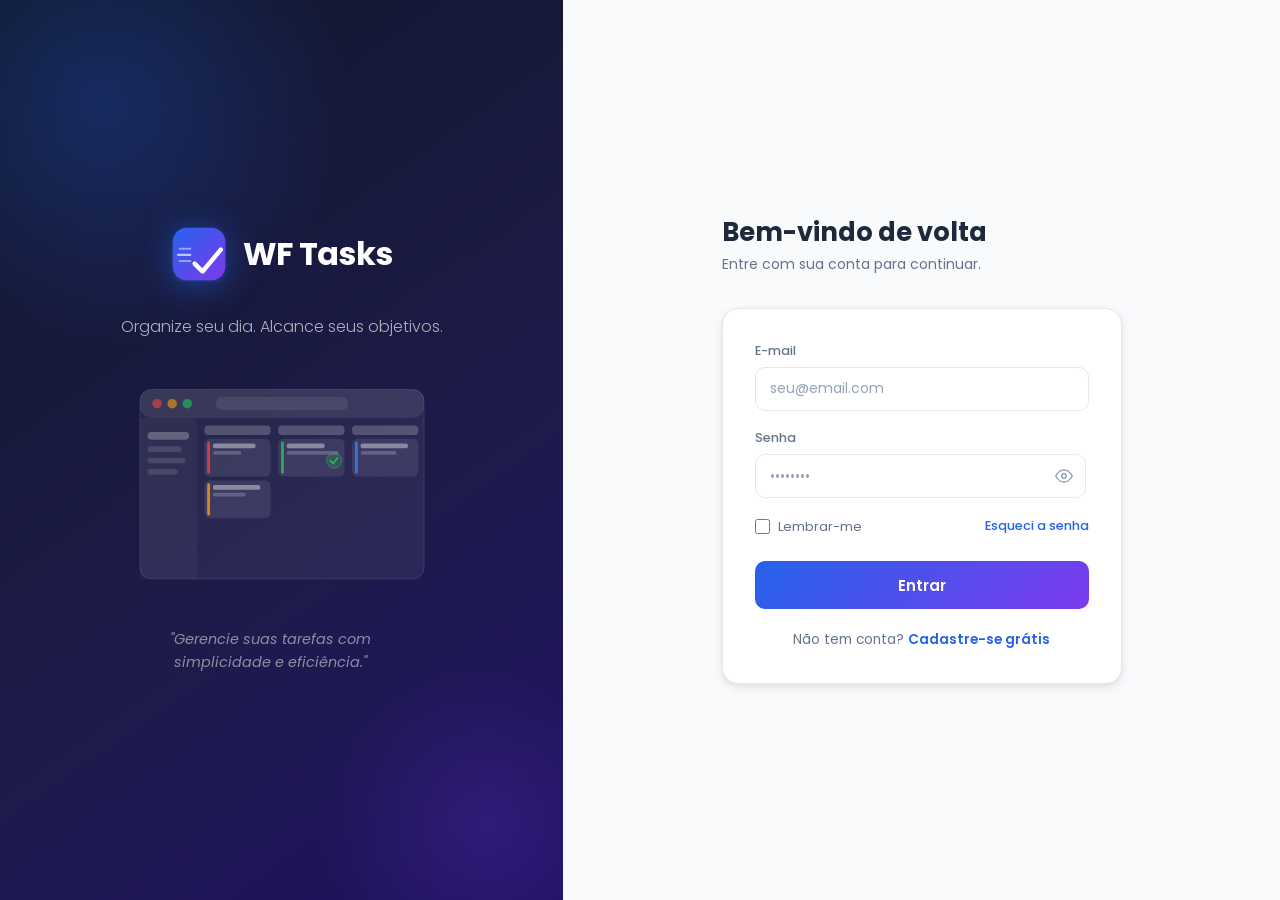
<file: index.html>
<!DOCTYPE html>
<html lang="pt-BR" data-theme="light">
<head>
  <meta charset="UTF-8">
  <meta name="viewport" content="width=device-width, initial-scale=1.0">
  <title>WF Tasks — Dashboard</title>
  <link rel="icon" type="image/svg+xml" href="assets/logo.svg">
  <link rel="preconnect" href="https://fonts.googleapis.com">
  <link rel="preconnect" href="https://fonts.gstatic.com" crossorigin>
  <link href="https://fonts.googleapis.com/css2?family=Poppins:wght@300;400;500;600;700&display=swap" rel="stylesheet">
  <link rel="stylesheet" href="css/style.css">
  <link rel="stylesheet" href="css/dashboard.css">

  <!-- gradiente do donut (relatórios) -->
  <svg width="0" height="0" style="position:absolute">
    <defs>
      <linearGradient id="donutGrad" x1="0" y1="0" x2="1" y2="1">
        <stop offset="0%"   stop-color="#2563EB"/>
        <stop offset="100%" stop-color="#7C3AED"/>
      </linearGradient>
    </defs>
  </svg>
</head>
<body>
<div class="app">

  <!-- ════════════════════════════════════════════════
       SIDEBAR
  ════════════════════════════════════════════════ -->
  <aside class="sidebar" id="sidebar">
    <div class="sidebar-brand">
      <img src="assets/logo.svg" alt="WF Tasks">
      <span class="sidebar-brand-name nav-label">WF Tasks</span>
    </div>

    <button class="sidebar-collapse-btn" id="sidebarCollapseBtn" title="Recolher menu">
      <svg width="14" height="14" viewBox="0 0 24 24" fill="none" stroke="currentColor" stroke-width="2.5" stroke-linecap="round" stroke-linejoin="round">
        <polyline points="15 18 9 12 15 6"/>
      </svg>
    </button>

    <nav class="sidebar-nav">
      <button class="nav-item active" data-section="dashboard" title="Dashboard">
        <svg width="18" height="18" viewBox="0 0 24 24" fill="none" stroke="currentColor" stroke-width="2" stroke-linecap="round">
          <rect x="3" y="3" width="7" height="7"/><rect x="14" y="3" width="7" height="7"/>
          <rect x="14" y="14" width="7" height="7"/><rect x="3" y="14" width="7" height="7"/>
        </svg>
        <span class="nav-label">Dashboard</span>
      </button>

      <button class="nav-item" data-section="tasks" title="Tarefas">
        <svg width="18" height="18" viewBox="0 0 24 24" fill="none" stroke="currentColor" stroke-width="2" stroke-linecap="round">
          <path d="M9 11l3 3L22 4"/><path d="M21 12v7a2 2 0 0 1-2 2H5a2 2 0 0 1-2-2V5a2 2 0 0 1 2-2h11"/>
        </svg>
        <span class="nav-label">Tarefas</span>
      </button>

      <button class="nav-item" data-section="calendar" title="Calendário">
        <svg width="18" height="18" viewBox="0 0 24 24" fill="none" stroke="currentColor" stroke-width="2" stroke-linecap="round">
          <rect x="3" y="4" width="18" height="18" rx="2"/><line x1="16" y1="2" x2="16" y2="6"/>
          <line x1="8" y1="2" x2="8" y2="6"/><line x1="3" y1="10" x2="21" y2="10"/>
        </svg>
        <span class="nav-label">Calendário</span>
      </button>

      <button class="nav-item" data-section="priorities" title="Prioridades">
        <svg width="18" height="18" viewBox="0 0 24 24" fill="none" stroke="currentColor" stroke-width="2" stroke-linecap="round">
          <path d="M4 15s1-1 4-1 5 2 8 2 4-1 4-1V3s-1 1-4 1-5-2-8-2-4 1-4 1z"/>
          <line x1="4" y1="22" x2="4" y2="15"/>
        </svg>
        <span class="nav-label">Prioridades</span>
      </button>

      <hr class="sidebar-divider">

      <button class="nav-item" data-section="reports" title="Relatórios">
        <svg width="18" height="18" viewBox="0 0 24 24" fill="none" stroke="currentColor" stroke-width="2" stroke-linecap="round">
          <line x1="18" y1="20" x2="18" y2="10"/><line x1="12" y1="20" x2="12" y2="4"/>
          <line x1="6" y1="20" x2="6" y2="14"/>
        </svg>
        <span class="nav-label">Relatórios</span>
      </button>

      <button class="nav-item" data-section="settings" title="Configurações">
        <svg width="18" height="18" viewBox="0 0 24 24" fill="none" stroke="currentColor" stroke-width="2" stroke-linecap="round">
          <circle cx="12" cy="12" r="3"/>
          <path d="M19.4 15a1.65 1.65 0 0 0 .33 1.82l.06.06a2 2 0 0 1-2.83 2.83l-.06-.06a1.65 1.65 0 0 0-1.82-.33 1.65 1.65 0 0 0-1 1.51V21a2 2 0 0 1-4 0v-.09A1.65 1.65 0 0 0 9 19.4a1.65 1.65 0 0 0-1.82.33l-.06.06a2 2 0 0 1-2.83-2.83l.06-.06A1.65 1.65 0 0 0 4.68 15a1.65 1.65 0 0 0-1.51-1H3a2 2 0 0 1 0-4h.09A1.65 1.65 0 0 0 4.6 9a1.65 1.65 0 0 0-.33-1.82l-.06-.06a2 2 0 0 1 2.83-2.83l.06.06A1.65 1.65 0 0 0 9 4.68a1.65 1.65 0 0 0 1-1.51V3a2 2 0 0 1 4 0v.09a1.65 1.65 0 0 0 1 1.51 1.65 1.65 0 0 0 1.82-.33l.06-.06a2 2 0 0 1 2.83 2.83l-.06.06A1.65 1.65 0 0 0 19.4 9a1.65 1.65 0 0 0 1.51 1H21a2 2 0 0 1 0 4h-.09a1.65 1.65 0 0 0-1.51 1z"/>
        </svg>
        <span class="nav-label">Configurações</span>
      </button>
    </nav>

    <div class="sidebar-footer">
      <button class="btn-logout" onclick="WFAuth.logout()" title="Sair">
        <svg width="17" height="17" viewBox="0 0 24 24" fill="none" stroke="currentColor" stroke-width="2" stroke-linecap="round">
          <path d="M9 21H5a2 2 0 0 1-2-2V5a2 2 0 0 1 2-2h4"/>
          <polyline points="16 17 21 12 16 7"/><line x1="21" y1="12" x2="9" y2="12"/>
        </svg>
        <span class="nav-label">Sair</span>
      </button>
    </div>
  </aside>

  <!-- overlay mobile -->
  <div class="sidebar-overlay" id="sidebarOverlay"></div>

  <!-- ════════════════════════════════════════════════
       ÁREA PRINCIPAL
  ════════════════════════════════════════════════ -->
  <div class="main-area">

    <!-- ── Header ─────────────────────────────────── -->
    <header class="app-header">
      <button class="header-menu-btn" id="menuToggle" aria-label="Menu">
        <svg width="22" height="22" viewBox="0 0 24 24" fill="none" stroke="currentColor" stroke-width="2" stroke-linecap="round">
          <line x1="3" y1="12" x2="21" y2="12"/><line x1="3" y1="6" x2="21" y2="6"/><line x1="3" y1="18" x2="21" y2="18"/>
        </svg>
      </button>

      <span class="header-page-title" id="pageTitle">Dashboard</span>

      <div class="header-search">
        <svg width="16" height="16" viewBox="0 0 24 24" fill="none" stroke="currentColor" stroke-width="2" stroke-linecap="round">
          <circle cx="11" cy="11" r="8"/><line x1="21" y1="21" x2="16.65" y2="16.65"/>
        </svg>
        <input type="text" id="searchInput" placeholder="Pesquisar tarefas…">
      </div>

      <div class="header-actions">
        <!-- tema -->
        <button class="header-icon-btn" id="themeToggle" title="Alternar tema" style="width:38px;height:38px;">
          <!-- preenchido pelo JS -->
        </button>

        <!-- notificações -->
        <div class="header-dropdown-wrap">
          <button class="header-icon-btn" id="notifBtn" title="Notificações">
            <svg width="18" height="18" viewBox="0 0 24 24" fill="none" stroke="currentColor" stroke-width="2" stroke-linecap="round">
              <path d="M18 8A6 6 0 0 0 6 8c0 7-3 9-3 9h18s-3-2-3-9"/>
              <path d="M13.73 21a2 2 0 0 1-3.46 0"/>
            </svg>
            <span class="notif-dot"></span>
          </button>
          <div class="dropdown-menu" id="notifDropdown" style="min-width:280px;">
            <div class="dd-header">
              <span class="dd-name">Notificações</span>
            </div>
            <div class="notif-list">
              <div class="notif-item">
                <div class="notif-icon">
                  <svg width="14" height="14" viewBox="0 0 24 24" fill="none" stroke="currentColor" stroke-width="2"><polyline points="20 6 9 17 4 12"/></svg>
                </div>
                <div>
                  <p class="notif-text">Bem-vindo ao WF Tasks!</p>
                  <p class="notif-time">Comece criando sua primeira tarefa.</p>
                </div>
              </div>
              <div class="notif-item">
                <div class="notif-icon" style="background:var(--warning-bg);color:var(--warning)">
                  <svg width="14" height="14" viewBox="0 0 24 24" fill="none" stroke="currentColor" stroke-width="2"><circle cx="12" cy="12" r="10"/><line x1="12" y1="8" x2="12" y2="12"/><line x1="12" y1="16" x2="12.01" y2="16"/></svg>
                </div>
                <div>
                  <p class="notif-text">Dica: arraste tarefas entre dias!</p>
                  <p class="notif-time">Use drag & drop no quadro semanal.</p>
                </div>
              </div>
            </div>
          </div>
        </div>

        <!-- usuário -->
        <div class="header-dropdown-wrap">
          <button class="user-btn" id="userAvatarBtn">
            <span id="userAvatar">??</span>
          </button>
          <div class="dropdown-menu" id="userDropdown">
            <div class="dd-header">
              <p class="dd-name" id="headerUserName">Usuário</p>
            </div>
            <button class="dd-item" onclick="WFDashboard.navigate('settings'); document.getElementById('userDropdown').classList.remove('show')">
              <svg width="15" height="15" viewBox="0 0 24 24" fill="none" stroke="currentColor" stroke-width="2"><circle cx="12" cy="12" r="3"/><path d="M19.4 15a1.65 1.65 0 0 0 .33 1.82l.06.06a2 2 0 0 1-2.83 2.83l-.06-.06a1.65 1.65 0 0 0-1.82-.33 1.65 1.65 0 0 0-1 1.51V21a2 2 0 0 1-4 0v-.09A1.65 1.65 0 0 0 9 19.4a1.65 1.65 0 0 0-1.82.33l-.06.06a2 2 0 0 1-2.83-2.83l.06-.06A1.65 1.65 0 0 0 4.68 15a1.65 1.65 0 0 0-1.51-1H3a2 2 0 0 1 0-4h.09A1.65 1.65 0 0 0 4.6 9a1.65 1.65 0 0 0-.33-1.82l-.06-.06a2 2 0 0 1 2.83-2.83l.06.06A1.65 1.65 0 0 0 9 4.68a1.65 1.65 0 0 0 1-1.51V3a2 2 0 0 1 4 0v.09a1.65 1.65 0 0 0 1 1.51 1.65 1.65 0 0 0 1.82-.33l.06-.06a2 2 0 0 1 2.83 2.83l-.06.06A1.65 1.65 0 0 0 19.4 9a1.65 1.65 0 0 0 1.51 1H21a2 2 0 0 1 0 4h-.09a1.65 1.65 0 0 0-1.51 1z"/></svg>
              Configurações
            </button>
            <button class="dd-item danger" onclick="WFAuth.logout()">
              <svg width="15" height="15" viewBox="0 0 24 24" fill="none" stroke="currentColor" stroke-width="2"><path d="M9 21H5a2 2 0 0 1-2-2V5a2 2 0 0 1 2-2h4"/><polyline points="16 17 21 12 16 7"/><line x1="21" y1="12" x2="9" y2="12"/></svg>
              Sair
            </button>
          </div>
        </div>
      </div>
    </header>

    <!-- ── Conteúdo ────────────────────────────────── -->
    <main class="main-content">

      <!-- ═══ SEÇÃO: DASHBOARD ═══════════════════════════ -->
      <section class="app-section active" data-section="dashboard">

        <div class="section-header">
          <div>
            <h2 class="section-title">Dashboard</h2>
            <p class="section-sub">Visão geral da sua semana</p>
          </div>
          <button class="btn btn-primary" onclick="WFDashboard.openCreateModal()">
            <svg width="15" height="15" viewBox="0 0 24 24" fill="none" stroke="currentColor" stroke-width="2.5" stroke-linecap="round"><line x1="12" y1="5" x2="12" y2="19"/><line x1="5" y1="12" x2="19" y2="12"/></svg>
            Nova Tarefa
          </button>
        </div>

        <!-- Summary cards -->
        <div class="summary-cards">
          <div class="sum-card">
            <div class="sum-card-icon ic-total">
              <svg width="22" height="22" viewBox="0 0 24 24" fill="none" stroke="currentColor" stroke-width="2" stroke-linecap="round">
                <path d="M9 11l3 3L22 4"/><path d="M21 12v7a2 2 0 0 1-2 2H5a2 2 0 0 1-2-2V5a2 2 0 0 1 2-2h11"/>
              </svg>
            </div>
            <div class="sum-card-info">
              <div class="sum-card-value" id="cardTotal">0</div>
              <div class="sum-card-label">Total de tarefas</div>
            </div>
          </div>
          <div class="sum-card">
            <div class="sum-card-icon ic-done">
              <svg width="22" height="22" viewBox="0 0 24 24" fill="none" stroke="currentColor" stroke-width="2" stroke-linecap="round">
                <polyline points="20 6 9 17 4 12"/>
              </svg>
            </div>
            <div class="sum-card-info">
              <div class="sum-card-value" id="cardConcluidas">0</div>
              <div class="sum-card-label">Concluídas</div>
            </div>
          </div>
          <div class="sum-card">
            <div class="sum-card-icon ic-progress">
              <svg width="22" height="22" viewBox="0 0 24 24" fill="none" stroke="currentColor" stroke-width="2" stroke-linecap="round">
                <circle cx="12" cy="12" r="10"/><polyline points="12 6 12 12 16 14"/>
              </svg>
            </div>
            <div class="sum-card-info">
              <div class="sum-card-value" id="cardAndamento">0</div>
              <div class="sum-card-label">Em andamento</div>
            </div>
          </div>
          <div class="sum-card">
            <div class="sum-card-icon ic-pending">
              <svg width="22" height="22" viewBox="0 0 24 24" fill="none" stroke="currentColor" stroke-width="2" stroke-linecap="round">
                <circle cx="12" cy="12" r="10"/>
                <line x1="12" y1="8" x2="12" y2="12"/>
                <line x1="12" y1="16" x2="12.01" y2="16"/>
              </svg>
            </div>
            <div class="sum-card-info">
              <div class="sum-card-value" id="cardPendentes">0</div>
              <div class="sum-card-label">Pendentes</div>
            </div>
          </div>
        </div>

        <!-- Quadro semanal -->
        <div class="weekly-header">
          <h3 class="weekly-title">Quadro Semanal</h3>
          <span style="font-size:.8rem;color:var(--text-faint)">Arraste e solte para mover tarefas entre dias</span>
        </div>
        <div class="weekly-board" id="weeklyBoard">
          <!-- gerado pelo JS -->
        </div>

        <!-- Próximas tarefas -->
        <div class="weekly-header" style="margin-top:1.75rem;">
          <h3 class="weekly-title">Próximas Tarefas</h3>
          <span style="font-size:.8rem;color:var(--text-faint)">Agendadas a partir da próxima semana</span>
        </div>
        <div id="upcomingWrap">
          <!-- gerado pelo JS -->
        </div>

      </section>

      <!-- ═══ SEÇÃO: TAREFAS ══════════════════════════════ -->
      <section class="app-section" data-section="tasks">

        <div class="section-header">
          <div>
            <h2 class="section-title">Tarefas</h2>
            <p class="section-sub">Lista completa com filtros</p>
          </div>
          <button class="btn btn-primary" onclick="WFDashboard.openCreateModal()">
            <svg width="15" height="15" viewBox="0 0 24 24" fill="none" stroke="currentColor" stroke-width="2.5" stroke-linecap="round"><line x1="12" y1="5" x2="12" y2="19"/><line x1="5" y1="12" x2="19" y2="12"/></svg>
            Nova Tarefa
          </button>
        </div>

        <!-- Filtros -->
        <div class="tasks-toolbar">
          <div class="filter-group">
            <span class="filter-group-label">Prioridade:</span>
            <button class="filter-chip" data-ftype="priority" data-fval="alta"
              onclick="WFDashboard.setFilter('priority','alta')">Alta</button>
            <button class="filter-chip" data-ftype="priority" data-fval="media"
              onclick="WFDashboard.setFilter('priority','media')">Média</button>
            <button class="filter-chip" data-ftype="priority" data-fval="baixa"
              onclick="WFDashboard.setFilter('priority','baixa')">Baixa</button>
          </div>
          <div class="filter-group">
            <span class="filter-group-label">Status:</span>
            <button class="filter-chip" data-ftype="status" data-fval="pendente"
              onclick="WFDashboard.setFilter('status','pendente')">Pendente</button>
            <button class="filter-chip" data-ftype="status" data-fval="andamento"
              onclick="WFDashboard.setFilter('status','andamento')">Em andamento</button>
            <button class="filter-chip" data-ftype="status" data-fval="concluida"
              onclick="WFDashboard.setFilter('status','concluida')">Concluída</button>
          </div>
          <div class="filter-group">
            <span class="filter-group-label">Dia:</span>
            <button class="filter-chip" data-ftype="day" data-fval="segunda"
              onclick="WFDashboard.setFilter('day','segunda')">Seg</button>
            <button class="filter-chip" data-ftype="day" data-fval="terca"
              onclick="WFDashboard.setFilter('day','terca')">Ter</button>
            <button class="filter-chip" data-ftype="day" data-fval="quarta"
              onclick="WFDashboard.setFilter('day','quarta')">Qua</button>
            <button class="filter-chip" data-ftype="day" data-fval="quinta"
              onclick="WFDashboard.setFilter('day','quinta')">Qui</button>
            <button class="filter-chip" data-ftype="day" data-fval="sexta"
              onclick="WFDashboard.setFilter('day','sexta')">Sex</button>
            <button class="filter-chip" data-ftype="day" data-fval="sabado"
              onclick="WFDashboard.setFilter('day','sabado')">Sáb</button>
            <button class="filter-chip" data-ftype="day" data-fval="domingo"
              onclick="WFDashboard.setFilter('day','domingo')">Dom</button>
          </div>
        </div>

        <div id="taskListWrap">
          <!-- gerado pelo JS -->
        </div>

      </section>

      <!-- ═══ SEÇÃO: CALENDÁRIO ═══════════════════════════ -->
      <section class="app-section" data-section="calendar">
        <div class="section-header">
          <div>
            <h2 class="section-title">Calendário</h2>
            <p class="section-sub">Visualize suas tarefas no calendário mensal</p>
          </div>
        </div>
        <div id="calendarWrap">
          <!-- gerado pelo JS -->
        </div>
      </section>

      <!-- ═══ SEÇÃO: PRIORIDADES ══════════════════════════ -->
      <section class="app-section" data-section="priorities">
        <div class="section-header">
          <div>
            <h2 class="section-title">Prioridades</h2>
            <p class="section-sub">Tarefas agrupadas por nível de prioridade</p>
          </div>
          <button class="btn btn-primary" onclick="WFDashboard.openCreateModal()">
            <svg width="15" height="15" viewBox="0 0 24 24" fill="none" stroke="currentColor" stroke-width="2.5" stroke-linecap="round"><line x1="12" y1="5" x2="12" y2="19"/><line x1="5" y1="12" x2="19" y2="12"/></svg>
            Nova Tarefa
          </button>
        </div>
        <div id="prioritiesWrap">
          <!-- gerado pelo JS -->
        </div>
      </section>

      <!-- ═══ SEÇÃO: RELATÓRIOS ═══════════════════════════ -->
      <section class="app-section" data-section="reports">
        <div class="section-header">
          <div>
            <h2 class="section-title">Relatórios</h2>
            <p class="section-sub">Estatísticas e produtividade da semana</p>
          </div>
          <button class="btn btn-primary btn-export-pdf" onclick="WFDashboard.exportReportPDF()">
            <svg width="15" height="15" viewBox="0 0 24 24" fill="none" stroke="currentColor" stroke-width="2" stroke-linecap="round"><path d="M21 15v4a2 2 0 0 1-2 2H5a2 2 0 0 1-2-2v-4"/><polyline points="7 10 12 15 17 10"/><line x1="12" y1="15" x2="12" y2="3"/></svg>
            Exportar PDF
          </button>
        </div>
        <div id="reportsWrap">
          <!-- gerado pelo JS -->
        </div>
      </section>

      <!-- ═══ SEÇÃO: CONFIGURAÇÕES ════════════════════════ -->
      <section class="app-section" data-section="settings">
        <div class="section-header">
          <div>
            <h2 class="section-title">Configurações</h2>
            <p class="section-sub">Personalize sua experiência</p>
          </div>
        </div>

        <div class="settings-grid">

          <!-- Perfil -->
          <div class="set-card">
            <h3>
              <svg width="16" height="16" viewBox="0 0 24 24" fill="none" stroke="currentColor" stroke-width="2" style="display:inline;vertical-align:-2px;margin-right:.4rem"><path d="M20 21v-2a4 4 0 0 0-4-4H8a4 4 0 0 0-4 4v2"/><circle cx="12" cy="7" r="4"/></svg>
              Perfil
            </h3>
            <div class="set-avatar-row">
              <div class="set-avatar" id="settingsAvatar">??</div>
              <div>
                <p style="font-size:.82rem;color:var(--text-muted);">Foto de perfil</p>
                <p style="font-size:.75rem;color:var(--text-faint);margin-bottom:.5rem;">JPG ou PNG, a imagem será recortada em formato circular.</p>
                <input type="file" id="setAvatarInput" accept="image/*" style="display:none"
                  onchange="WFDashboard.onAvatarFileSelected(this)">
                <button type="button" class="btn btn-secondary" style="padding:.35rem .8rem;font-size:.8rem;"
                  onclick="document.getElementById('setAvatarInput').click()">Alterar foto</button>
                <button type="button" id="setAvatarRemoveBtn" class="btn btn-secondary" style="display:none;padding:.35rem .8rem;font-size:.8rem;"
                  onclick="WFDashboard.removeAvatar()">Remover</button>
              </div>
            </div>
            <div class="set-fields">
              <div class="form-group">
                <label class="form-label" for="setName">Nome</label>
                <input class="form-control" type="text" id="setName" placeholder="Seu nome">
              </div>
              <div class="form-group">
                <label class="form-label" for="setEmail">E-mail</label>
                <input class="form-control" type="email" id="setEmail" placeholder="seu@email.com" disabled
                  style="opacity:.6;cursor:not-allowed;">
              </div>
              <button class="btn btn-primary" onclick="WFDashboard.saveProfile()">Salvar perfil</button>
            </div>
          </div>

          <!-- Senha -->
          <div class="set-card">
            <h3>
              <svg width="16" height="16" viewBox="0 0 24 24" fill="none" stroke="currentColor" stroke-width="2" style="display:inline;vertical-align:-2px;margin-right:.4rem"><rect x="3" y="11" width="18" height="11" rx="2"/><path d="M7 11V7a5 5 0 0 1 10 0v4"/></svg>
              Alterar Senha
            </h3>
            <div class="set-fields">
              <div class="form-group">
                <label class="form-label" for="setCurPwd">Senha atual</label>
                <input class="form-control" type="password" id="setCurPwd" placeholder="••••••••">
              </div>
              <div class="form-group">
                <label class="form-label" for="setNewPwd">Nova senha</label>
                <input class="form-control" type="password" id="setNewPwd" placeholder="Mínimo 6 caracteres">
              </div>
              <div class="form-group">
                <label class="form-label" for="setConPwd">Confirmar nova senha</label>
                <input class="form-control" type="password" id="setConPwd" placeholder="Repita a senha">
              </div>
              <button class="btn btn-primary" onclick="WFDashboard.savePassword()">Alterar senha</button>
            </div>
          </div>

          <!-- Aparência -->
          <div class="set-card">
            <h3>
              <svg width="16" height="16" viewBox="0 0 24 24" fill="none" stroke="currentColor" stroke-width="2" style="display:inline;vertical-align:-2px;margin-right:.4rem"><circle cx="12" cy="12" r="5"/><line x1="12" y1="1" x2="12" y2="3"/><line x1="12" y1="21" x2="12" y2="23"/><line x1="4.22" y1="4.22" x2="5.64" y2="5.64"/><line x1="18.36" y1="18.36" x2="19.78" y2="19.78"/><line x1="1" y1="12" x2="3" y2="12"/><line x1="21" y1="12" x2="23" y2="12"/></svg>
              Aparência
            </h3>
            <div class="set-fields">
              <div class="form-group">
                <label class="form-label" for="setTheme">Tema</label>
                <select class="form-control" id="setTheme">
                  <option value="light">☀️ Modo claro</option>
                  <option value="dark">🌙 Modo escuro</option>
                </select>
              </div>
              <button class="btn btn-primary" onclick="WFDashboard.applyTheme()">Aplicar tema</button>
            </div>
          </div>

          <!-- Dados -->
          <div class="set-card">
            <h3>
              <svg width="16" height="16" viewBox="0 0 24 24" fill="none" stroke="currentColor" stroke-width="2" style="display:inline;vertical-align:-2px;margin-right:.4rem"><ellipse cx="12" cy="5" rx="9" ry="3"/><path d="M21 12c0 1.66-4 3-9 3s-9-1.34-9-3"/><path d="M3 5v14c0 1.66 4 3 9 3s9-1.34 9-3V5"/></svg>
              Dados
            </h3>
            <div class="set-fields">
              <p style="font-size:.83rem;color:var(--text-muted);line-height:1.6;">
                Todos os dados são armazenados localmente no seu navegador via LocalStorage.
                Limpar os dados remove todas as tarefas permanentemente.
              </p>
              <button class="btn btn-danger" onclick="clearAllTasks()">Limpar todas as tarefas</button>
            </div>
          </div>

          <!-- Zona de perigo -->
          <div class="set-card set-card-danger">
            <h3>
              <svg width="16" height="16" viewBox="0 0 24 24" fill="none" stroke="currentColor" stroke-width="2" style="display:inline;vertical-align:-2px;margin-right:.4rem"><path d="M10.29 3.86L1.82 18a2 2 0 0 0 1.71 3h16.94a2 2 0 0 0 1.71-3L13.71 3.86a2 2 0 0 0-3.42 0z"/><line x1="12" y1="9" x2="12" y2="13"/><line x1="12" y1="17" x2="12.01" y2="17"/></svg>
              Zona de Perigo
            </h3>
            <div class="set-fields">
              <p style="font-size:.83rem;color:var(--text-muted);line-height:1.6;">
                Excluir sua conta é permanente. Seu cadastro será removido e você precisará se registrar novamente para usar o WF Tasks.
              </p>
              <div class="form-group">
                <label class="form-label" for="setDeletePwd">Confirme sua senha</label>
                <input class="form-control" type="password" id="setDeletePwd" placeholder="Sua senha atual">
              </div>
              <button class="btn btn-danger" onclick="WFDashboard.deleteAccount()">Excluir minha conta</button>
            </div>
          </div>

        </div>
      </section>

    </main>
  </div><!-- /main-area -->

  <!-- ════════════════════════════════════════════════
       MODAL — NOVA / EDITAR TAREFA
  ════════════════════════════════════════════════ -->
  <div class="modal-backdrop" id="taskModal">
    <div class="modal-box" role="dialog" aria-modal="true" aria-labelledby="modalTitle">
      <div class="modal-header">
        <h3 class="modal-title" id="modalTitle">Nova Tarefa</h3>
        <button class="modal-close" onclick="WFDashboard.closeModal()" title="Fechar">✕</button>
      </div>

      <form id="taskForm" novalidate>
        <div class="modal-body">
          <div id="formError" class="form-error" style="display:none;"></div>
          <div class="modal-fields">

            <div class="form-group">
              <label class="form-label" for="fTitle">Título <span style="color:var(--danger)">*</span></label>
              <input class="form-control" type="text" id="fTitle" placeholder="O que precisa ser feito?" required maxlength="120">
            </div>

            <div class="form-group">
              <label class="form-label" for="fDescription">Descrição</label>
              <textarea class="form-control" id="fDescription" placeholder="Detalhes opcionais…" rows="3"
                style="resize:vertical;"></textarea>
            </div>

            <div class="form-row">
              <div class="form-group">
                <label class="form-label" for="fDay">Dia da semana <span style="color:var(--danger)">*</span></label>
                <select class="form-control" id="fDay" required>
                  <option value="">Selecione…</option>
                  <option value="segunda">Segunda-feira</option>
                  <option value="terca">Terça-feira</option>
                  <option value="quarta">Quarta-feira</option>
                  <option value="quinta">Quinta-feira</option>
                  <option value="sexta">Sexta-feira</option>
                  <option value="sabado">Sábado</option>
                  <option value="domingo">Domingo</option>
                </select>
              </div>

              <div class="form-group" id="fDateGroup">
                <label class="form-label" for="fDate">Data <span style="color:var(--danger)">*</span></label>
                <input class="form-control" type="date" id="fDate" required>
              </div>
            </div>

            <div class="form-group">
              <label class="form-label" for="fTime">Horário</label>
              <input class="form-control" type="time" id="fTime">
            </div>

            <div class="form-group">
              <label class="checkbox-label" for="fRecurring">
                <input type="checkbox" id="fRecurring">
                Repetir em <strong id="fRecurringDayLabel">toda semana</strong> (marca todas as ocorrências no calendário)
              </label>
            </div>

            <div class="form-row">
              <div class="form-group">
                <label class="form-label" for="fPriority">Prioridade <span style="color:var(--danger)">*</span></label>
                <select class="form-control" id="fPriority" required>
                  <option value="alta">🔴 Alta</option>
                  <option value="media" selected>🟡 Média</option>
                  <option value="baixa">🟢 Baixa</option>
                </select>
              </div>

              <div class="form-group">
                <label class="form-label" for="fStatus">Status <span style="color:var(--danger)">*</span></label>
                <select class="form-control" id="fStatus" required>
                  <option value="pendente" selected>⏳ Pendente</option>
                  <option value="andamento">🔄 Em andamento</option>
                  <option value="concluida">✅ Concluída</option>
                </select>
              </div>
            </div>

          </div>
        </div>

        <div class="modal-footer">
          <button type="button" class="btn btn-ghost" onclick="WFDashboard.closeModal()">Cancelar</button>
          <button type="submit" class="btn btn-primary">Salvar tarefa</button>
        </div>
      </form>
    </div>
  </div>

  <!-- ════════════════════════════════════════════════
       TOAST CONTAINER
  ════════════════════════════════════════════════ -->
  <div id="toastBox"></div>

</div><!-- /app -->

<script src="js/storage.js"></script>
<script src="js/auth.js"></script>
<script src="js/tasks.js"></script>
<script src="js/dashboard.js"></script>
<script>
  // Limpar tarefas (ação destrutiva)
  function clearAllTasks() {
    if (!confirm('Tem certeza? Esta ação remove TODAS as tarefas permanentemente.')) return;
    WFStorage.saveTasks([]);
    WFDashboard._renderSection(WFDashboard.currentSection);
    WFDashboard.updateCards();
    WFDashboard.toast('Todas as tarefas foram removidas.', 'info');
  }

</script>
</body>
</html>
</file>
<file: css/style.css>
/* ============================================================
   WF Tasks — Estilos Globais
   ============================================================ */

/* ── Google Fonts ──────────────────────────────────────────── */
@import url('https://fonts.googleapis.com/css2?family=Poppins:wght@300;400;500;600;700&display=swap');

/* ── Variáveis (tema claro) ────────────────────────────────── */
:root {
  --primary:       #2563EB;
  --primary-dark:  #1D4ED8;
  --primary-light: #EFF6FF;
  --secondary:     #7C3AED;
  --bg:            #F8FAFC;
  --surface:       #FFFFFF;
  --sidebar:       #0F172A;
  --sidebar-hover: #1E293B;
  --text:          #1E293B;
  --text-muted:    #64748B;
  --text-faint:    #94A3B8;
  --border:        #E2E8F0;
  --border-light:  #F1F5F9;
  --success:       #22C55E;
  --success-bg:    #F0FDF4;
  --warning:       #F59E0B;
  --warning-bg:    #FFFBEB;
  --danger:        #EF4444;
  --danger-bg:     #FEF2F2;
  --info:          #3B82F6;
  --info-bg:       #EFF6FF;

  --shadow-sm:   0 1px 3px rgba(0,0,0,.06), 0 1px 2px rgba(0,0,0,.04);
  --shadow-md:   0 4px 12px rgba(0,0,0,.08), 0 2px 4px rgba(0,0,0,.04);
  --shadow-lg:   0 10px 30px rgba(0,0,0,.10), 0 4px 8px rgba(0,0,0,.06);
  --shadow-xl:   0 20px 60px rgba(0,0,0,.15);

  --radius-sm:  6px;
  --radius:     10px;
  --radius-lg:  16px;
  --radius-xl:  24px;

  --transition: .2s ease;
  --font:       'Poppins', sans-serif;

  /* sidebar width */
  --sw: 240px;
  --sw-collapsed: 76px;
}

/* ── Tema escuro ───────────────────────────────────────────── */
[data-theme="dark"] {
  --bg:           #0F172A;
  --surface:      #1E293B;
  --sidebar:      #020617;
  --sidebar-hover:#0F172A;
  --text:         #F1F5F9;
  --text-muted:   #94A3B8;
  --text-faint:   #475569;
  --border:       #334155;
  --border-light: #1E293B;
  --primary-light:#1E3A5F;
  --success-bg:   #052e16;
  --warning-bg:   #1c1400;
  --danger-bg:    #2c0a0a;
  --info-bg:      #0d2040;
  --shadow-sm:   0 1px 3px rgba(0,0,0,.3);
  --shadow-md:   0 4px 12px rgba(0,0,0,.4);
  --shadow-lg:   0 10px 30px rgba(0,0,0,.5);
}

/* ── Reset ─────────────────────────────────────────────────── */
*, *::before, *::after { box-sizing: border-box; margin: 0; padding: 0; }

html { font-size: 16px; scroll-behavior: smooth; }

body {
  font-family: var(--font);
  background: var(--bg);
  color: var(--text);
  line-height: 1.6;
  transition: background var(--transition), color var(--transition);
  min-height: 100vh;
}

img, svg { display: block; max-width: 100%; }
button { cursor: pointer; font-family: var(--font); }
a { text-decoration: none; color: inherit; }
input, select, textarea { font-family: var(--font); }

/* ── Tipografia ────────────────────────────────────────────── */
h1 { font-size: 1.75rem; font-weight: 700; line-height: 1.25; }
h2 { font-size: 1.375rem; font-weight: 600; }
h3 { font-size: 1.1rem; font-weight: 600; }
h4 { font-size: .95rem; font-weight: 600; }
p  { font-size: .9rem; color: var(--text-muted); }

/* ── Utilitários ───────────────────────────────────────────── */
.mt-1 { margin-top: .5rem; }
.mt-2 { margin-top: 1rem; }
.mt-3 { margin-top: 1.5rem; }

.tc-success { color: var(--success); }
.tc-warning { color: var(--warning); }
.tc-danger  { color: var(--danger);  }
.tc-muted   { color: var(--text-muted); }

/* ── Botões base ───────────────────────────────────────────── */
.btn {
  display: inline-flex;
  align-items: center;
  gap: .45rem;
  padding: .55rem 1.25rem;
  border: none;
  border-radius: var(--radius);
  font-size: .875rem;
  font-weight: 500;
  transition: all var(--transition);
  white-space: nowrap;
}

.btn-primary {
  background: var(--primary);
  color: #fff;
}
.btn-primary:hover { background: var(--primary-dark); transform: translateY(-1px); box-shadow: 0 4px 12px rgba(37,99,235,.35); }

.btn-secondary {
  background: var(--border-light);
  color: var(--text);
}
.btn-secondary:hover { background: var(--border); }

.btn-ghost {
  background: transparent;
  color: var(--text-muted);
  border: 1px solid var(--border);
}
.btn-ghost:hover { background: var(--border-light); color: var(--text); }

.btn-danger {
  background: var(--danger-bg);
  color: var(--danger);
}
.btn-danger:hover { background: var(--danger); color: #fff; }

/* ── Badges ────────────────────────────────────────────────── */
.badge {
  display: inline-flex;
  align-items: center;
  padding: .2rem .55rem;
  border-radius: 999px;
  font-size: .72rem;
  font-weight: 600;
  letter-spacing: .03em;
  white-space: nowrap;
}

.priority-high   { background: #FEE2E2; color: #DC2626; }
.priority-medium { background: #FEF3C7; color: #D97706; }
.priority-low    { background: #DCFCE7; color: #16A34A; }
.status-pending  { background: #F1F5F9; color: #475569; }
.status-progress { background: #DBEAFE; color: #1D4ED8; }
.status-done     { background: #DCFCE7; color: #16A34A; }
.badge-day       { background: var(--primary-light); color: var(--primary); }

[data-theme="dark"] .priority-high   { background: #450a0a; color: #f87171; }
[data-theme="dark"] .priority-medium { background: #451a03; color: #fbbf24; }
[data-theme="dark"] .priority-low    { background: #052e16; color: #4ade80; }
[data-theme="dark"] .status-pending  { background: #1e293b; color: #94a3b8; }
[data-theme="dark"] .status-progress { background: #0d2040; color: #60a5fa; }
[data-theme="dark"] .status-done     { background: #052e16; color: #4ade80; }
[data-theme="dark"] .badge-day       { background: #0d2040; color: #60a5fa; }

/* ── Inputs base ───────────────────────────────────────────── */
.form-group { display: flex; flex-direction: column; gap: .35rem; }

.form-label {
  font-size: .8rem;
  font-weight: 500;
  color: var(--text-muted);
}

.form-control {
  padding: .65rem .9rem;
  border: 1.5px solid var(--border);
  border-radius: var(--radius);
  background: var(--surface);
  color: var(--text);
  font-size: .875rem;
  transition: border-color var(--transition), box-shadow var(--transition);
  outline: none;
}
.form-control:focus {
  border-color: var(--primary);
  box-shadow: 0 0 0 3px rgba(37,99,235,.15);
}
.form-control::placeholder { color: var(--text-faint); }

select.form-control { appearance: none; cursor: pointer; }

.checkbox-label {
  display: flex;
  align-items: center;
  gap: .5rem;
  color: var(--text-muted);
  font-size: .82rem;
  cursor: pointer;
  user-select: none;
}
.checkbox-label input[type="checkbox"] {
  width: 15px; height: 15px;
  accent-color: var(--primary);
  cursor: pointer;
  flex-shrink: 0;
}

/* ── Animações ─────────────────────────────────────────────── */
@keyframes fadeIn {
  from { opacity: 0; transform: translateY(12px); }
  to   { opacity: 1; transform: translateY(0); }
}
@keyframes slideInLeft {
  from { opacity: 0; transform: translateX(-16px); }
  to   { opacity: 1; transform: translateX(0); }
}
@keyframes scaleIn {
  from { opacity: 0; transform: scale(.94); }
  to   { opacity: 1; transform: scale(1); }
}
@keyframes pulse {
  0%, 100% { transform: scale(1); }
  50%       { transform: scale(1.04); }
}
@keyframes shimmer {
  from { background-position: -200% 0; }
  to   { background-position:  200% 0; }
}

.fade-in    { animation: fadeIn    .35s ease both; }
.scale-in   { animation: scaleIn   .25s ease both; }
.slide-left { animation: slideInLeft .3s ease both; }

/* ── Scrollbar custom ──────────────────────────────────────── */
::-webkit-scrollbar       { width: 5px; height: 5px; }
::-webkit-scrollbar-track { background: transparent; }
::-webkit-scrollbar-thumb { background: var(--border); border-radius: 99px; }
::-webkit-scrollbar-thumb:hover { background: var(--text-faint); }

/* ── Toast ─────────────────────────────────────────────────── */
#toastBox {
  position: fixed;
  bottom: 1.5rem;
  right: 1.5rem;
  z-index: 9999;
  display: flex;
  flex-direction: column;
  gap: .5rem;
  pointer-events: none;
}

.toast {
  display: flex;
  align-items: center;
  gap: .6rem;
  padding: .75rem 1.1rem;
  border-radius: var(--radius);
  background: var(--surface);
  box-shadow: var(--shadow-lg);
  font-size: .85rem;
  font-weight: 500;
  pointer-events: auto;
  opacity: 0;
  transform: translateX(20px);
  transition: opacity .3s ease, transform .3s ease;
  border-left: 3px solid var(--primary);
  min-width: 220px;
  max-width: 320px;
}
.toast.show { opacity: 1; transform: translateX(0); }
.toast-success { border-color: var(--success); }
.toast-success svg { color: var(--success); }
.toast-error   { border-color: var(--danger); }
.toast-error   svg { color: var(--danger); }
.toast-info    { border-color: var(--primary); }
.toast-info    svg { color: var(--primary); }
.toast-warning { border-color: var(--warning); }
.toast-warning svg { color: var(--warning); }

/* ── Loader page ───────────────────────────────────────────── */
body:not(.loaded) .app-section { opacity: 0; }
body.loaded .app-section.active { animation: fadeIn .4s ease; }
</file>
<file: css/dashboard.css>
/* ============================================================
   WF Tasks — Dashboard
   ============================================================ */

/* ── Layout principal ─────────────────────────────────────── */
.app {
  display: flex;
  min-height: 100vh;
}

/* ── Sidebar ──────────────────────────────────────────────── */
.sidebar {
  width: var(--sw);
  min-height: 100vh;
  background: var(--sidebar);
  display: flex;
  flex-direction: column;
  position: fixed;
  left: 0; top: 0;
  z-index: 100;
  transition: transform var(--transition), width var(--transition);
  border-right: 1px solid rgba(255,255,255,.05);
}

.sidebar-brand {
  display: flex;
  align-items: center;
  gap: .8rem;
  padding: 1.5rem 1.25rem;
  border-bottom: 1px solid rgba(255,255,255,.06);
  overflow: hidden;
}
.sidebar-brand img { width: 36px; height: 36px; flex-shrink: 0; }
.sidebar-brand-name {
  font-size: 1.15rem;
  font-weight: 700;
  color: #fff;
  letter-spacing: -.02em;
  white-space: nowrap;
}

/* ── Botão de recolher sidebar ────────────────────────────── */
.sidebar-collapse-btn {
  position: absolute;
  top: 1.6rem;
  right: -12px;
  width: 24px;
  height: 24px;
  display: flex;
  align-items: center;
  justify-content: center;
  border-radius: 50%;
  background: var(--sidebar-hover);
  color: rgba(255,255,255,.75);
  border: 1px solid rgba(255,255,255,.1);
  cursor: pointer;
  z-index: 2;
  transition: all var(--transition);
}
.sidebar-collapse-btn:hover { background: var(--accent); color: #fff; }
.sidebar-collapse-btn svg { transition: transform var(--transition); }

.sidebar-nav {
  flex: 1;
  padding: 1rem .75rem;
  display: flex;
  flex-direction: column;
  gap: .2rem;
  overflow-y: auto;
  overflow-x: hidden;
}

.nav-item {
  display: flex;
  align-items: center;
  gap: .75rem;
  padding: .7rem .9rem;
  border-radius: var(--radius);
  color: rgba(255,255,255,.55);
  font-size: .875rem;
  font-weight: 500;
  transition: all var(--transition);
  cursor: pointer;
  border: none;
  background: none;
  width: 100%;
  text-align: left;
  white-space: nowrap;
  overflow: hidden;
}
.nav-item svg { flex-shrink: 0; }
.nav-label { overflow: hidden; text-overflow: ellipsis; }
.nav-item:hover { background: var(--sidebar-hover); color: rgba(255,255,255,.9); }
.nav-item.active {
  background: linear-gradient(135deg, rgba(37,99,235,.3), rgba(124,58,237,.2));
  color: #fff;
  box-shadow: inset 0 0 0 1px rgba(37,99,235,.25);
}

.sidebar-divider {
  margin: .5rem .75rem;
  border: none;
  border-top: 1px solid rgba(255,255,255,.06);
}

.sidebar-footer {
  padding: 1rem .75rem 1.25rem;
  border-top: 1px solid rgba(255,255,255,.06);
}

.btn-logout {
  display: flex;
  align-items: center;
  gap: .7rem;
  width: 100%;
  padding: .7rem .9rem;
  border-radius: var(--radius);
  background: none;
  border: none;
  color: rgba(255,255,255,.4);
  font-size: .875rem;
  font-weight: 500;
  transition: all var(--transition);
  white-space: nowrap;
  overflow: hidden;
}
.btn-logout:hover { background: rgba(239,68,68,.15); color: #f87171; }

/* ── Sidebar recolhida (somente ícones) ───────────────────── */
.sidebar.collapsed { width: var(--sw-collapsed); }
.sidebar.collapsed .nav-label,
.sidebar.collapsed .sidebar-brand-name { display: none; }
.sidebar.collapsed .sidebar-brand { justify-content: center; padding-left: .5rem; padding-right: .5rem; }
.sidebar.collapsed .nav-item,
.sidebar.collapsed .btn-logout { justify-content: center; padding-left: 0; padding-right: 0; }
.sidebar.collapsed .sidebar-collapse-btn svg { transform: rotate(180deg); }
.app.sidebar-collapsed .main-area { margin-left: var(--sw-collapsed); }

/* ── Main area ────────────────────────────────────────────── */
.main-area {
  margin-left: var(--sw);
  flex: 1;
  display: flex;
  flex-direction: column;
  min-height: 100vh;
  transition: margin-left var(--transition);
}

/* ── Header ───────────────────────────────────────────────── */
.app-header {
  height: 64px;
  display: flex;
  align-items: center;
  gap: 1rem;
  padding: 0 1.5rem;
  background: var(--surface);
  border-bottom: 1px solid var(--border);
  position: sticky;
  top: 0;
  z-index: 50;
  transition: background var(--transition);
}

.header-menu-btn {
  display: none;
  background: none;
  border: none;
  color: var(--text-muted);
  padding: .3rem;
  border-radius: var(--radius-sm);
  transition: color var(--transition);
}
.header-menu-btn:hover { color: var(--text); }

.header-page-title {
  font-size: 1.05rem;
  font-weight: 600;
  color: var(--text);
  white-space: nowrap;
}

.header-search {
  flex: 1;
  position: relative;
  max-width: 360px;
  margin-left: auto;
}
.header-search svg {
  position: absolute;
  left: .75rem;
  top: 50%;
  transform: translateY(-50%);
  color: var(--text-faint);
  pointer-events: none;
}
.header-search input {
  width: 100%;
  padding: .5rem .9rem .5rem 2.3rem;
  border: 1.5px solid var(--border);
  border-radius: 999px;
  background: var(--bg);
  color: var(--text);
  font-size: .85rem;
  transition: all var(--transition);
  outline: none;
}
.header-search input:focus {
  border-color: var(--primary);
  background: var(--surface);
  box-shadow: 0 0 0 3px rgba(37,99,235,.12);
}
.header-search input::placeholder { color: var(--text-faint); }

.header-actions {
  display: flex;
  align-items: center;
  gap: .5rem;
}

.header-icon-btn {
  position: relative;
  width: 38px; height: 38px;
  border-radius: 50%;
  background: var(--bg);
  border: 1.5px solid var(--border);
  color: var(--text-muted);
  display: flex;
  align-items: center;
  justify-content: center;
  transition: all var(--transition);
}
.header-icon-btn:hover { background: var(--primary-light); color: var(--primary); border-color: var(--primary); }

.notif-dot {
  position: absolute;
  top: 3px; right: 3px;
  width: 8px; height: 8px;
  background: var(--danger);
  border-radius: 50%;
  border: 2px solid var(--surface);
}

.user-btn {
  width: 38px; height: 38px;
  border-radius: 50%;
  background: linear-gradient(135deg, var(--primary), var(--secondary));
  border: none;
  color: #fff;
  font-size: .8rem;
  font-weight: 700;
  display: flex;
  align-items: center;
  justify-content: center;
  cursor: pointer;
  transition: transform var(--transition), box-shadow var(--transition);
}
.user-btn:hover { transform: scale(1.05); box-shadow: 0 4px 12px rgba(37,99,235,.35); }
.user-btn img { width: 100%; height: 100%; border-radius: 50%; object-fit: cover; }

/* Dropdown menus */
.header-dropdown-wrap { position: relative; }

.dropdown-menu {
  position: absolute;
  right: 0; top: calc(100% + .6rem);
  background: var(--surface);
  border: 1px solid var(--border);
  border-radius: var(--radius-lg);
  box-shadow: var(--shadow-lg);
  min-width: 200px;
  padding: .5rem 0;
  z-index: 200;
  opacity: 0;
  transform: translateY(-8px) scale(.97);
  pointer-events: none;
  transition: all .18s ease;
}
.dropdown-menu.show {
  opacity: 1;
  transform: none;
  pointer-events: auto;
}

.dd-header {
  padding: .6rem 1rem .5rem;
  border-bottom: 1px solid var(--border);
  margin-bottom: .35rem;
}
.dd-name  { font-size: .85rem; font-weight: 600; color: var(--text); }
.dd-email { font-size: .75rem; color: var(--text-muted); }

.dd-item {
  display: flex;
  align-items: center;
  gap: .6rem;
  padding: .55rem 1rem;
  font-size: .83rem;
  color: var(--text-muted);
  cursor: pointer;
  transition: background var(--transition), color var(--transition);
  border: none;
  background: none;
  width: 100%;
  text-align: left;
}
.dd-item:hover { background: var(--border-light); color: var(--text); }
.dd-item.danger:hover { background: var(--danger-bg); color: var(--danger); }

.notif-list { padding: .25rem 0; }
.notif-item {
  display: flex;
  gap: .7rem;
  align-items: flex-start;
  padding: .65rem 1rem;
  border-bottom: 1px solid var(--border-light);
  font-size: .8rem;
}
.notif-icon {
  width: 30px; height: 30px;
  border-radius: 50%;
  background: var(--primary-light);
  color: var(--primary);
  display: flex; align-items: center; justify-content: center;
  flex-shrink: 0;
}
.notif-text  { color: var(--text); font-weight: 500; }
.notif-time  { color: var(--text-faint); font-size: .73rem; }

/* ── Conteúdo principal ───────────────────────────────────── */
.main-content {
  flex: 1;
  padding: 1.75rem 1.5rem;
  overflow-x: hidden;
}

.app-section { display: none; }
.app-section.active { display: block; }

.section-header {
  display: flex;
  align-items: center;
  justify-content: space-between;
  margin-bottom: 1.5rem;
  flex-wrap: wrap;
  gap: .75rem;
}
.section-title {
  font-size: 1.25rem;
  font-weight: 700;
  color: var(--text);
}
.section-sub {
  font-size: .82rem;
  color: var(--text-muted);
  margin-top: .1rem;
}

/* ── Summary cards ────────────────────────────────────────── */
.summary-cards {
  display: grid;
  grid-template-columns: repeat(4, 1fr);
  gap: 1rem;
  margin-bottom: 1.75rem;
}

.sum-card {
  background: var(--surface);
  border-radius: var(--radius-lg);
  padding: 1.25rem 1.35rem;
  border: 1px solid var(--border);
  box-shadow: var(--shadow-sm);
  display: flex;
  align-items: center;
  gap: 1rem;
  transition: transform var(--transition), box-shadow var(--transition);
  animation: fadeIn .4s ease both;
}
.sum-card:nth-child(1) { animation-delay: .05s; }
.sum-card:nth-child(2) { animation-delay: .1s;  }
.sum-card:nth-child(3) { animation-delay: .15s; }
.sum-card:nth-child(4) { animation-delay: .2s;  }
.sum-card:hover { transform: translateY(-2px); box-shadow: var(--shadow-md); }

.sum-card-icon {
  width: 48px; height: 48px;
  border-radius: var(--radius);
  display: flex; align-items: center; justify-content: center;
  flex-shrink: 0;
}
.ic-total    { background: var(--primary-light); color: var(--primary); }
.ic-done     { background: var(--success-bg);    color: var(--success); }
.ic-progress { background: var(--warning-bg);    color: var(--warning); }
.ic-pending  { background: var(--danger-bg);     color: var(--danger);  }

.sum-card-info { flex: 1; }
.sum-card-value {
  font-size: 2rem;
  font-weight: 700;
  color: var(--text);
  line-height: 1;
  margin-bottom: .2rem;
}
.sum-card-label { font-size: .78rem; color: var(--text-muted); font-weight: 500; }

/* ── Quadro semanal ───────────────────────────────────────── */
.weekly-header {
  display: flex;
  align-items: center;
  justify-content: space-between;
  margin-bottom: 1rem;
  flex-wrap: wrap;
  gap: .5rem;
}
.weekly-title {
  font-size: 1rem;
  font-weight: 600;
  color: var(--text);
}

.weekly-board {
  display: grid;
  grid-template-columns: repeat(7, 1fr);
  gap: .875rem;
  overflow-x: auto;
  padding-bottom: .5rem;
  min-width: 0;
}

/* coluna de dia */
.day-col {
  min-width: 175px;
  background: var(--surface);
  border-radius: var(--radius-lg);
  border: 1px solid var(--border);
  display: flex;
  flex-direction: column;
  transition: all var(--transition);
  animation: fadeIn .4s ease both;
}
.day-col:nth-child(1) { animation-delay: .0s;  }
.day-col:nth-child(2) { animation-delay: .05s; }
.day-col:nth-child(3) { animation-delay: .1s;  }
.day-col:nth-child(4) { animation-delay: .15s; }
.day-col:nth-child(5) { animation-delay: .2s;  }
.day-col:nth-child(6) { animation-delay: .25s; }
.day-col:nth-child(7) { animation-delay: .3s;  }

.day-col.is-today {
  border-color: var(--primary);
  box-shadow: 0 0 0 1px var(--primary), var(--shadow-sm);
}
.day-col.drag-over {
  border-color: var(--secondary);
  background: rgba(124,58,237,.05);
  transform: scale(1.01);
}

.day-col-header {
  display: flex;
  align-items: center;
  justify-content: space-between;
  padding: .85rem .9rem .65rem;
  border-bottom: 1px solid var(--border-light);
}

.day-col-title {
  display: flex;
  align-items: center;
  gap: .4rem;
}

.day-abbr {
  font-size: .85rem;
  font-weight: 600;
  color: var(--text);
}
.is-today .day-abbr { color: var(--primary); }

.day-date {
  font-size: .72rem;
  font-weight: 500;
  color: var(--text-faint);
}
.is-today .day-date { color: var(--primary); }

.today-chip {
  font-size: .65rem;
  font-weight: 700;
  background: var(--primary);
  color: #fff;
  padding: .1rem .45rem;
  border-radius: 999px;
  letter-spacing: .03em;
}

.day-count {
  font-size: .72rem;
  font-weight: 600;
  background: var(--border-light);
  color: var(--text-muted);
  padding: .15rem .5rem;
  border-radius: 999px;
  min-width: 20px;
  text-align: center;
}
.is-today .day-count { background: var(--primary-light); color: var(--primary); }

.day-col-body {
  flex: 1;
  padding: .6rem .7rem;
  display: flex;
  flex-direction: column;
  gap: .55rem;
  min-height: 140px;
}

.empty-col {
  flex: 1;
  display: flex;
  align-items: center;
  justify-content: center;
  padding: 1rem;
  border-radius: var(--radius);
  border: 1.5px dashed var(--border);
}
.empty-col p { font-size: .78rem; color: var(--text-faint); text-align: center; }

.btn-add-col {
  display: flex;
  align-items: center;
  justify-content: center;
  gap: .35rem;
  width: 100%;
  padding: .6rem;
  background: none;
  border: none;
  border-top: 1px solid var(--border-light);
  color: var(--text-faint);
  font-size: .78rem;
  font-weight: 500;
  border-radius: 0 0 var(--radius-lg) var(--radius-lg);
  transition: all var(--transition);
}
.btn-add-col:hover { background: var(--primary-light); color: var(--primary); }

/* ── Task card ────────────────────────────────────────────── */
.task-card {
  background: var(--surface);
  border: 1px solid var(--border);
  border-radius: var(--radius);
  display: flex;
  overflow: hidden;
  cursor: grab;
  transition: all var(--transition);
  box-shadow: var(--shadow-sm);
  position: relative;
  user-select: none;
}
.task-card:hover { box-shadow: var(--shadow-md); transform: translateY(-1px); }
.task-card.done  { opacity: .65; }
.task-card.dragging { opacity: .5; transform: rotate(2deg) scale(1.02); cursor: grabbing; }

.card-stripe {
  width: 4px;
  flex-shrink: 0;
  border-radius: 0;
}
.card-stripe.priority-high   { background: #EF4444; }
.card-stripe.priority-medium { background: #F59E0B; }
.card-stripe.priority-low    { background: #22C55E; }

.card-body {
  flex: 1;
  padding: .65rem .7rem;
  min-width: 0;
}

.card-top {
  display: flex;
  align-items: flex-start;
  gap: .3rem;
  margin-bottom: .3rem;
}

.card-title {
  flex: 1;
  font-size: .82rem;
  font-weight: 600;
  color: var(--text);
  line-height: 1.35;
  word-break: break-word;
}
.done .card-title { text-decoration: line-through; }

.card-actions {
  display: flex;
  gap: .1rem;
  opacity: 0;
  transition: opacity var(--transition);
  flex-shrink: 0;
}
.task-card:hover .card-actions { opacity: 1; }

.icon-btn {
  width: 24px; height: 24px;
  border-radius: var(--radius-sm);
  background: none;
  border: none;
  color: var(--text-faint);
  display: flex; align-items: center; justify-content: center;
  transition: all var(--transition);
}
.icon-btn:hover       { background: var(--border-light); color: var(--text); }
.icon-btn.danger:hover { background: var(--danger-bg); color: var(--danger); }
.icon-btn.success:hover { background: var(--success-bg); color: var(--success); }

.card-desc {
  font-size: .75rem;
  color: var(--text-muted);
  margin-bottom: .45rem;
  line-height: 1.4;
  display: -webkit-box;
  -webkit-line-clamp: 2;
  -webkit-box-orient: vertical;
  overflow: hidden;
}

.card-foot {
  display: flex;
  align-items: center;
  gap: .35rem;
  flex-wrap: wrap;
  margin-top: .4rem;
}

.btn-check {
  width: 22px; height: 22px;
  border-radius: 50%;
  background: var(--success-bg);
  border: 1.5px solid var(--success);
  color: var(--success);
  display: flex; align-items: center; justify-content: center;
  transition: all var(--transition);
  margin-left: auto;
}
.btn-check:hover { background: var(--success); color: #fff; }

/* ── Task list (seção Tarefas) ────────────────────────────── */
.tasks-toolbar {
  display: flex;
  align-items: center;
  gap: .75rem;
  flex-wrap: wrap;
  margin-bottom: 1.25rem;
}

.filter-group {
  display: flex;
  align-items: center;
  gap: .35rem;
  flex-wrap: wrap;
}
.filter-group-label {
  font-size: .75rem;
  font-weight: 600;
  color: var(--text-muted);
  text-transform: uppercase;
  letter-spacing: .05em;
  white-space: nowrap;
}

.filter-chip {
  padding: .3rem .75rem;
  border-radius: 999px;
  border: 1.5px solid var(--border);
  background: var(--surface);
  color: var(--text-muted);
  font-size: .78rem;
  font-weight: 500;
  cursor: pointer;
  transition: all var(--transition);
}
.filter-chip:hover { border-color: var(--primary); color: var(--primary); background: var(--primary-light); }
.filter-chip.active { background: var(--primary); border-color: var(--primary); color: #fff; }

/* linhas de tarefa */
.task-rows { display: flex; flex-direction: column; gap: .5rem; }

.task-row {
  display: flex;
  align-items: center;
  gap: .75rem;
  background: var(--surface);
  border: 1px solid var(--border);
  border-radius: var(--radius);
  padding: .8rem 1rem;
  transition: all var(--transition);
  animation: fadeIn .3s ease both;
}
.task-row:hover { border-color: var(--primary); box-shadow: var(--shadow-sm); }
.task-row.done  { opacity: .6; }

.row-stripe {
  width: 3px;
  height: 36px;
  border-radius: 99px;
  flex-shrink: 0;
}
.row-stripe.priority-high   { background: var(--danger); }
.row-stripe.priority-medium { background: var(--warning); }
.row-stripe.priority-low    { background: var(--success); }

.row-info {
  flex: 1;
  min-width: 0;
}
.row-title {
  font-size: .875rem;
  font-weight: 600;
  color: var(--text);
  display: block;
}
.done .row-title { text-decoration: line-through; }

.row-desc {
  font-size: .78rem;
  color: var(--text-muted);
  display: block;
  white-space: nowrap;
  overflow: hidden;
  text-overflow: ellipsis;
  max-width: 300px;
}

.row-meta {
  display: flex;
  align-items: center;
  gap: .4rem;
  flex-shrink: 0;
  flex-wrap: wrap;
}

.row-actions {
  display: flex;
  align-items: center;
  gap: .2rem;
  flex-shrink: 0;
  opacity: 0;
  transition: opacity var(--transition);
}
.task-row:hover .row-actions { opacity: 1; }

/* empty state */
.empty-state {
  display: flex;
  flex-direction: column;
  align-items: center;
  justify-content: center;
  padding: 4rem 2rem;
  text-align: center;
}
.empty-state h3 { margin: 1rem 0 .5rem; color: var(--text); }
.empty-state p  { color: var(--text-muted); font-size: .875rem; }

/* ── Modal ────────────────────────────────────────────────── */
.modal-backdrop {
  position: fixed;
  inset: 0;
  background: rgba(15,23,42,.55);
  backdrop-filter: blur(4px);
  z-index: 500;
  display: none;
  align-items: center;
  justify-content: center;
  padding: 1rem;
}
.modal-backdrop.show {
  display: flex;
  animation: fadeIn .2s ease;
}

.modal-box {
  background: var(--surface);
  border-radius: var(--radius-xl);
  box-shadow: var(--shadow-xl);
  width: 100%;
  max-width: 480px;
  animation: scaleIn .22s ease;
  border: 1px solid var(--border);
  max-height: 90vh;
  overflow-y: auto;
}

.modal-header {
  display: flex;
  align-items: center;
  justify-content: space-between;
  padding: 1.35rem 1.5rem 1rem;
  border-bottom: 1px solid var(--border);
}
.modal-title { font-size: 1.05rem; font-weight: 700; color: var(--text); }

.modal-close {
  width: 32px; height: 32px;
  border-radius: 50%;
  background: var(--border-light);
  border: none;
  color: var(--text-muted);
  font-size: 1.1rem;
  display: flex; align-items: center; justify-content: center;
  transition: all var(--transition);
}
.modal-close:hover { background: var(--danger-bg); color: var(--danger); }

.modal-body { padding: 1.25rem 1.5rem; }

.modal-fields { display: flex; flex-direction: column; gap: 1rem; }

.form-row {
  display: grid;
  grid-template-columns: 1fr 1fr;
  gap: .75rem;
}

.modal-footer {
  display: flex;
  gap: .75rem;
  justify-content: flex-end;
  padding: 1rem 1.5rem 1.35rem;
  border-top: 1px solid var(--border);
}

.form-error {
  background: var(--danger-bg);
  color: var(--danger);
  border-left: 3px solid var(--danger);
  padding: .6rem .9rem;
  border-radius: var(--radius);
  font-size: .82rem;
  font-weight: 500;
  margin-bottom: .75rem;
}

/* ── Calendário ───────────────────────────────────────────── */
.cal-nav {
  display: flex;
  align-items: center;
  gap: 1rem;
  margin-bottom: 1.25rem;
}
.cal-nav h2 { flex: 1; text-align: center; font-size: 1.1rem; font-weight: 700; }

.btn-icon {
  width: 36px; height: 36px;
  border-radius: 50%;
  border: 1.5px solid var(--border);
  background: var(--surface);
  color: var(--text-muted);
  display: flex; align-items: center; justify-content: center;
  transition: all var(--transition);
}
.btn-icon:hover { background: var(--primary-light); color: var(--primary); border-color: var(--primary); }

.cal-grid {
  display: grid;
  grid-template-columns: repeat(7, 1fr);
  gap: 4px;
}

.cal-head {
  text-align: center;
  font-size: .75rem;
  font-weight: 700;
  color: var(--text-muted);
  padding: .5rem;
  text-transform: uppercase;
  letter-spacing: .05em;
}

.cal-cell {
  background: var(--surface);
  border: 1px solid var(--border);
  border-radius: var(--radius);
  padding: .5rem;
  min-height: 90px;
  transition: all var(--transition);
}
.cal-cell.empty { background: transparent; border-color: transparent; }
.cal-cell.cal-today {
  border-color: var(--primary);
  background: var(--primary-light);
}
.cal-cell:not(.empty) { cursor: pointer; }
.cal-cell:not(.empty):hover { box-shadow: var(--shadow-sm); border-color: var(--primary); }

.cal-num {
  font-size: .78rem;
  font-weight: 600;
  color: var(--text-muted);
  display: block;
  margin-bottom: .3rem;
}
.cal-today .cal-num {
  color: var(--primary);
  font-weight: 700;
}

.cal-dot {
  font-size: .65rem;
  font-weight: 500;
  padding: .1rem .35rem;
  border-radius: 4px;
  margin-bottom: 2px;
  white-space: nowrap;
  overflow: hidden;
  text-overflow: ellipsis;
  cursor: pointer;
}
.cal-dot:hover { filter: brightness(0.93); }
.cal-dot.priority-high   { background: #fee2e2; color: #dc2626; }
.cal-dot.priority-medium { background: #fef3c7; color: #d97706; }
.cal-dot.priority-low    { background: #dcfce7; color: #16a34a; }

.cal-more {
  font-size: .65rem;
  color: var(--text-faint);
  font-weight: 500;
}

/* ── Prioridades ──────────────────────────────────────────── */
.prio-section { margin-bottom: 1.5rem; }

.prio-header {
  display: flex;
  align-items: center;
  justify-content: space-between;
  padding: .75rem 1rem;
  border-radius: var(--radius);
  margin-bottom: .75rem;
  font-size: .9rem;
  font-weight: 600;
}
.prio-header.priority-high   { background: #fee2e2; color: #991b1b; }
.prio-header.priority-medium { background: #fef3c7; color: #92400e; }
.prio-header.priority-low    { background: #dcfce7; color: #14532d; }

[data-theme="dark"] .prio-header.priority-high   { background: #450a0a; color: #fca5a5; }
[data-theme="dark"] .prio-header.priority-medium { background: #451a03; color: #fcd34d; }
[data-theme="dark"] .prio-header.priority-low    { background: #052e16; color: #86efac; }

.prio-count {
  background: rgba(0,0,0,.1);
  padding: .15rem .6rem;
  border-radius: 999px;
  font-size: .8rem;
}
.prio-body { display: flex; flex-direction: column; gap: .5rem; }
.no-tasks-msg { font-size: .85rem; color: var(--text-faint); padding: .5rem; }

/* ── Relatórios ───────────────────────────────────────────── */
.reports-grid {
  display: grid;
  grid-template-columns: repeat(3, 1fr);
  gap: 1.25rem;
}

.rep-card {
  background: var(--surface);
  border: 1px solid var(--border);
  border-radius: var(--radius-lg);
  padding: 1.35rem;
  box-shadow: var(--shadow-sm);
  animation: fadeIn .4s ease both;
}
.rep-card h3 { font-size: .9rem; font-weight: 700; margin-bottom: 1rem; color: var(--text); }

.rep-wide { grid-column: 1 / -1; }

.stat-list { display: flex; flex-direction: column; gap: .65rem; }
.stat-item {
  display: flex;
  align-items: center;
  justify-content: space-between;
  padding: .5rem .75rem;
  background: var(--bg);
  border-radius: var(--radius);
  font-size: .85rem;
}
.stat-item span   { color: var(--text-muted); }
.stat-item strong { font-size: 1.05rem; font-weight: 700; }

/* donut */
.rep-donut .donut-wrap {
  position: relative;
  width: 130px;
  margin: 0 auto;
}
.rep-donut svg {
  width: 130px; height: 130px;
  transform: rotate(-90deg);
}
.ring-bg   { fill: none; stroke: var(--border); stroke-width: 12; }
.ring-fill {
  fill: none;
  stroke: url(#donutGrad);
  stroke-width: 12;
  stroke-linecap: round;
}
.donut-label {
  position: absolute;
  inset: 0;
  display: flex;
  flex-direction: column;
  align-items: center;
  justify-content: center;
  text-align: center;
}
.donut-pct { font-size: 1.5rem; font-weight: 700; color: var(--text); }
.donut-sub { font-size: .7rem; color: var(--text-muted); }

/* barras */
.bar-row {
  display: flex;
  align-items: center;
  gap: .75rem;
  margin-bottom: .75rem;
}
.bar-lbl { font-size: .8rem; font-weight: 500; color: var(--text-muted); width: 44px; flex-shrink: 0; }
.bar-track {
  flex: 1;
  height: 8px;
  background: var(--border-light);
  border-radius: 999px;
  overflow: hidden;
}
.bar-fill {
  height: 100%;
  border-radius: 999px;
  transition: width 1s ease;
}
.bar-fill.priority-high   { background: var(--danger); }
.bar-fill.priority-medium { background: var(--warning); }
.bar-fill.priority-low    { background: var(--success); }
.bar-val { font-size: .8rem; font-weight: 700; color: var(--text); width: 22px; text-align: right; flex-shrink: 0; }

/* gráfico semanal de barras */
.week-chart {
  display: flex;
  align-items: flex-end;
  gap: .5rem;
  height: 160px;
  padding-top: 1rem;
}

.chart-col {
  flex: 1;
  display: flex;
  flex-direction: column;
  align-items: center;
  height: 100%;
}

.chart-bar-wrap {
  flex: 1;
  width: 100%;
  display: flex;
  align-items: flex-end;
}

.chart-bar {
  width: 100%;
  background: linear-gradient(to top, var(--primary), var(--secondary));
  border-radius: var(--radius-sm) var(--radius-sm) 0 0;
  min-height: 4px;
  transition: height 1s ease;
  display: flex;
  align-items: flex-start;
  justify-content: center;
  padding-top: 4px;
  position: relative;
}
.chart-bar span {
  font-size: .65rem;
  font-weight: 700;
  color: #fff;
}

.chart-lbl { font-size: .73rem; font-weight: 600; color: var(--text-muted); margin-top: .4rem; }
.chart-sub { font-size: .65rem; color: var(--text-faint); }

/* ── Configurações ────────────────────────────────────────── */
.settings-grid {
  display: grid;
  grid-template-columns: repeat(2, 1fr);
  gap: 1.25rem;
  max-width: 860px;
}

.set-card {
  background: var(--surface);
  border: 1px solid var(--border);
  border-radius: var(--radius-lg);
  padding: 1.5rem;
  box-shadow: var(--shadow-sm);
}
.set-card-danger { border-color: var(--danger); }
.set-card-danger h3 { color: var(--danger); border-bottom-color: var(--danger-bg); }

.set-card h3 {
  font-size: .95rem;
  font-weight: 700;
  margin-bottom: 1.25rem;
  color: var(--text);
  padding-bottom: .75rem;
  border-bottom: 1px solid var(--border);
}

.set-fields { display: flex; flex-direction: column; gap: 1rem; }

.set-avatar-row {
  display: flex;
  align-items: center;
  gap: 1rem;
  margin-bottom: 1rem;
}
.set-avatar {
  width: 56px; height: 56px;
  border-radius: 50%;
  background: linear-gradient(135deg, var(--primary), var(--secondary));
  color: #fff;
  font-size: 1.15rem;
  font-weight: 700;
  display: flex; align-items: center; justify-content: center;
  flex-shrink: 0;
  overflow: hidden;
}
.set-avatar img { width: 100%; height: 100%; object-fit: cover; }

/* ── Sidebar overlay (mobile) ─────────────────────────────── */
.sidebar-overlay {
  display: none;
  position: fixed;
  inset: 0;
  background: rgba(0,0,0,.45);
  z-index: 99;
}
.sidebar-overlay.show { display: block; }

/* ── Responsividade ───────────────────────────────────────── */
@media (max-width: 1280px) {
  .summary-cards { grid-template-columns: repeat(2, 1fr); }
  .reports-grid  { grid-template-columns: repeat(2, 1fr); }
  .rep-wide      { grid-column: 1 / -1; }
}

@media (max-width: 1024px) {
  .settings-grid { grid-template-columns: 1fr; }
  .weekly-board  { grid-template-columns: repeat(4, 1fr); }
}

@media (max-width: 900px) {
  :root { --sw: 220px; }
  .weekly-board { grid-template-columns: repeat(3, 1fr); }
}

@media (max-width: 768px) {
  :root { --sw: 240px; }

  .sidebar {
    transform: translateX(-100%);
    box-shadow: none;
  }
  .sidebar.open {
    transform: none;
    box-shadow: var(--shadow-xl);
  }

  .main-area       { margin-left: 0; }
  .header-menu-btn { display: flex; }
  .sidebar-collapse-btn { display: none; }
  .app.sidebar-collapsed .main-area { margin-left: 0; }

  .summary-cards { grid-template-columns: 1fr 1fr; }
  .reports-grid  { grid-template-columns: 1fr; }
  .settings-grid { grid-template-columns: 1fr; }
  .weekly-board  { grid-template-columns: repeat(2, 1fr); }
  .cal-grid      { gap: 2px; }
  .cal-cell      { min-height: 60px; padding: .3rem; }

  /* ações sempre visíveis em dispositivos touch */
  .card-actions { opacity: 1; }
  .row-actions  { opacity: 1; }
}

@media (max-width: 600px) {
  /* esconde busca do header — fica na seção de tarefas */
  .header-search { display: none; }

  .header-page-title { font-size: .95rem; }

  .sum-card-value { font-size: 1.6rem; }
  .sum-card-label { font-size: .72rem; }

  .section-header { flex-direction: column; align-items: flex-start; }

  .tasks-toolbar  { gap: .4rem; }
  .filter-group   { gap: .3rem; }

  /* toast ocupa a largura toda em telas pequenas */
  #toastBox {
    bottom: .75rem;
    right: .75rem;
    left: .75rem;
  }
  .toast { max-width: 100%; }
}

@media (max-width: 480px) {
  .main-content { padding: .875rem .75rem; }

  .summary-cards { grid-template-columns: 1fr 1fr; gap: .5rem; }
  .sum-card      { padding: 1rem; gap: .75rem; }
  .sum-card-icon { width: 40px; height: 40px; }

  .weekly-board { grid-template-columns: repeat(2, 1fr); gap: .5rem; }

  .form-row     { grid-template-columns: 1fr; }

  .modal-box    { border-radius: var(--radius-lg); }
  .modal-header { padding: 1rem 1rem .75rem; }
  .modal-body   { padding: 1rem; }
  .modal-footer { padding: .75rem 1rem 1rem; flex-wrap: wrap; }
  .modal-footer .btn { flex: 1; justify-content: center; }

  .row-meta  { display: none; }
  .row-desc  { max-width: 180px; }

  .cal-cell  { min-height: 48px; }
  .cal-head  { font-size: .65rem; padding: .3rem .1rem; }
}

@media (max-width: 360px) {
  .summary-cards { grid-template-columns: 1fr; }
  .weekly-board  { grid-template-columns: 1fr; }

  .sum-card-value { font-size: 1.4rem; }

  .filter-chip { font-size: .7rem; padding: .2rem .5rem; }

  .header-actions .header-icon-btn { width: 32px; height: 32px; }
  .user-btn { width: 32px; height: 32px; font-size: .72rem; }
}

/* ── Impressão (exportar relatório em PDF) ─────────────────── */
@media print {
  .sidebar, .sidebar-overlay, .app-header, #toastBox,
  .modal-backdrop, .btn-export-pdf { display: none !important; }
  .main-area    { margin-left: 0 !important; }
  .main-content { padding: 0 !important; }
  body, .app    { background: #fff !important; }
}
</file>
<file: css/login.css>
/* ============================================================
   WF Tasks — Login & Cadastro
   ============================================================ */

/* ── Layout dividido ──────────────────────────────────────── */
.auth-page {
  display: flex;
  min-height: 100vh;
  background: var(--bg);
}

/* ── Lado esquerdo (branding) ─────────────────────────────── */
.auth-left {
  flex: 0 0 44%;
  background: linear-gradient(145deg, #0F172A 0%, #1E1B4B 60%, #1D1060 100%);
  display: flex;
  flex-direction: column;
  justify-content: center;
  align-items: center;
  padding: 3rem 2.5rem;
  position: relative;
  overflow: hidden;
}

/* decoração de fundo */
.auth-left::before {
  content: '';
  position: absolute;
  width: 500px; height: 500px;
  border-radius: 50%;
  background: radial-gradient(circle, rgba(37,99,235,.25) 0%, transparent 70%);
  top: -150px; left: -150px;
}
.auth-left::after {
  content: '';
  position: absolute;
  width: 350px; height: 350px;
  border-radius: 50%;
  background: radial-gradient(circle, rgba(124,58,237,.2) 0%, transparent 70%);
  bottom: -100px; right: -100px;
}

.auth-brand {
  position: relative;
  z-index: 1;
  text-align: center;
  animation: fadeIn .6s ease;
}

.auth-logo-wrap {
  display: flex;
  align-items: center;
  justify-content: center;
  gap: 1rem;
  margin-bottom: 2rem;
}

.auth-logo-wrap img {
  width: 56px; height: 56px;
  filter: drop-shadow(0 4px 16px rgba(37,99,235,.5));
}

.auth-logo-name {
  font-size: 2rem;
  font-weight: 700;
  color: #fff;
  letter-spacing: -.02em;
}

.auth-tagline {
  font-size: 1rem;
  color: rgba(255,255,255,.65);
  margin-bottom: 2.5rem;
  font-weight: 300;
}

/* ilustração SVG */
.auth-illustration {
  width: 100%;
  max-width: 340px;
  margin: 0 auto;
  animation: fadeIn .8s ease .2s both;
}

.auth-quote {
  margin-top: 2.5rem;
  font-size: .9rem;
  color: rgba(255,255,255,.5);
  text-align: center;
  font-style: italic;
  line-height: 1.6;
  max-width: 300px;
}

/* ── Lado direito (formulário) ────────────────────────────── */
.auth-right {
  flex: 1;
  display: flex;
  justify-content: center;
  align-items: center;
  padding: 2rem;
  background: var(--bg);
}

.auth-form-wrap {
  width: 100%;
  max-width: 400px;
  animation: scaleIn .35s ease;
}

.auth-form-title {
  font-size: 1.6rem;
  font-weight: 700;
  color: var(--text);
  margin-bottom: .35rem;
}

.auth-form-sub {
  font-size: .875rem;
  color: var(--text-muted);
  margin-bottom: 2rem;
}

.auth-card {
  background: var(--surface);
  border-radius: var(--radius-lg);
  padding: 2rem;
  box-shadow: var(--shadow-md);
  border: 1px solid var(--border);
}

.auth-fields {
  display: flex;
  flex-direction: column;
  gap: 1.1rem;
  margin-bottom: 1.5rem;
}

/* campo senha com ícone */
.pwd-wrap {
  position: relative;
}
.pwd-wrap .form-control {
  padding-right: 2.75rem;
}
.pwd-toggle {
  position: absolute;
  right: .75rem;
  top: 50%;
  transform: translateY(-50%);
  background: none;
  border: none;
  color: var(--text-faint);
  display: flex;
  align-items: center;
  padding: .25rem;
  transition: color var(--transition);
}
.pwd-toggle:hover { color: var(--primary); }

/* checkbox lembrar-me */
.remember-row {
  display: flex;
  align-items: center;
  justify-content: space-between;
  font-size: .8rem;
}

.checkbox-label {
  display: flex;
  align-items: center;
  gap: .5rem;
  color: var(--text-muted);
  cursor: pointer;
  user-select: none;
}

.checkbox-label input[type="checkbox"] {
  width: 15px; height: 15px;
  accent-color: var(--primary);
  cursor: pointer;
}

.forgot-link {
  color: var(--primary);
  font-size: .8rem;
  font-weight: 500;
  transition: opacity var(--transition);
}
.forgot-link:hover { opacity: .75; }

/* botão submit */
.btn-auth {
  width: 100%;
  padding: .8rem;
  background: linear-gradient(135deg, var(--primary), var(--secondary));
  color: #fff;
  border: none;
  border-radius: var(--radius);
  font-size: .95rem;
  font-weight: 600;
  transition: all var(--transition);
  position: relative;
  overflow: hidden;
}
.btn-auth::after {
  content: '';
  position: absolute;
  inset: 0;
  background: rgba(255,255,255,0);
  transition: background var(--transition);
}
.btn-auth:hover::after { background: rgba(255,255,255,.08); }
.btn-auth:active { transform: scale(.98); }

/* erro / mensagem */
.auth-error {
  background: var(--danger-bg);
  color: var(--danger);
  border-radius: var(--radius);
  padding: .7rem .9rem;
  font-size: .82rem;
  font-weight: 500;
  display: none;
  margin-bottom: 1rem;
  border-left: 3px solid var(--danger);
}
.auth-error.show { display: block; animation: fadeIn .2s ease; }

.auth-success {
  background: var(--success-bg);
  color: var(--success);
  border-radius: var(--radius);
  padding: .7rem .9rem;
  font-size: .82rem;
  font-weight: 500;
  display: none;
  margin-bottom: 1rem;
  border-left: 3px solid var(--success);
}
.auth-success.show { display: block; animation: fadeIn .2s ease; }

/* link para cadastro/login */
.auth-switch {
  text-align: center;
  margin-top: 1.25rem;
  font-size: .85rem;
  color: var(--text-muted);
}
.auth-switch a {
  color: var(--primary);
  font-weight: 600;
  transition: opacity var(--transition);
}
.auth-switch a:hover { opacity: .75; }

/* ── Responsividade ───────────────────────────────────────── */
@media (max-width: 768px) {
  .auth-left  { display: none; }
  .auth-right { padding: 1.5rem 1rem; }
}

@media (max-width: 480px) {
  .auth-right       { padding: 1.25rem .875rem; align-items: flex-start; padding-top: 2rem; }
  .auth-form-wrap   { max-width: 100%; }
  .auth-card        { padding: 1.5rem 1.25rem; }
  .auth-form-title  { font-size: 1.35rem; }
}

@media (max-width: 360px) {
  .auth-card       { padding: 1.25rem 1rem; }
  .auth-form-title { font-size: 1.2rem; }
  .btn-auth        { font-size: .875rem; }
}
</file>
